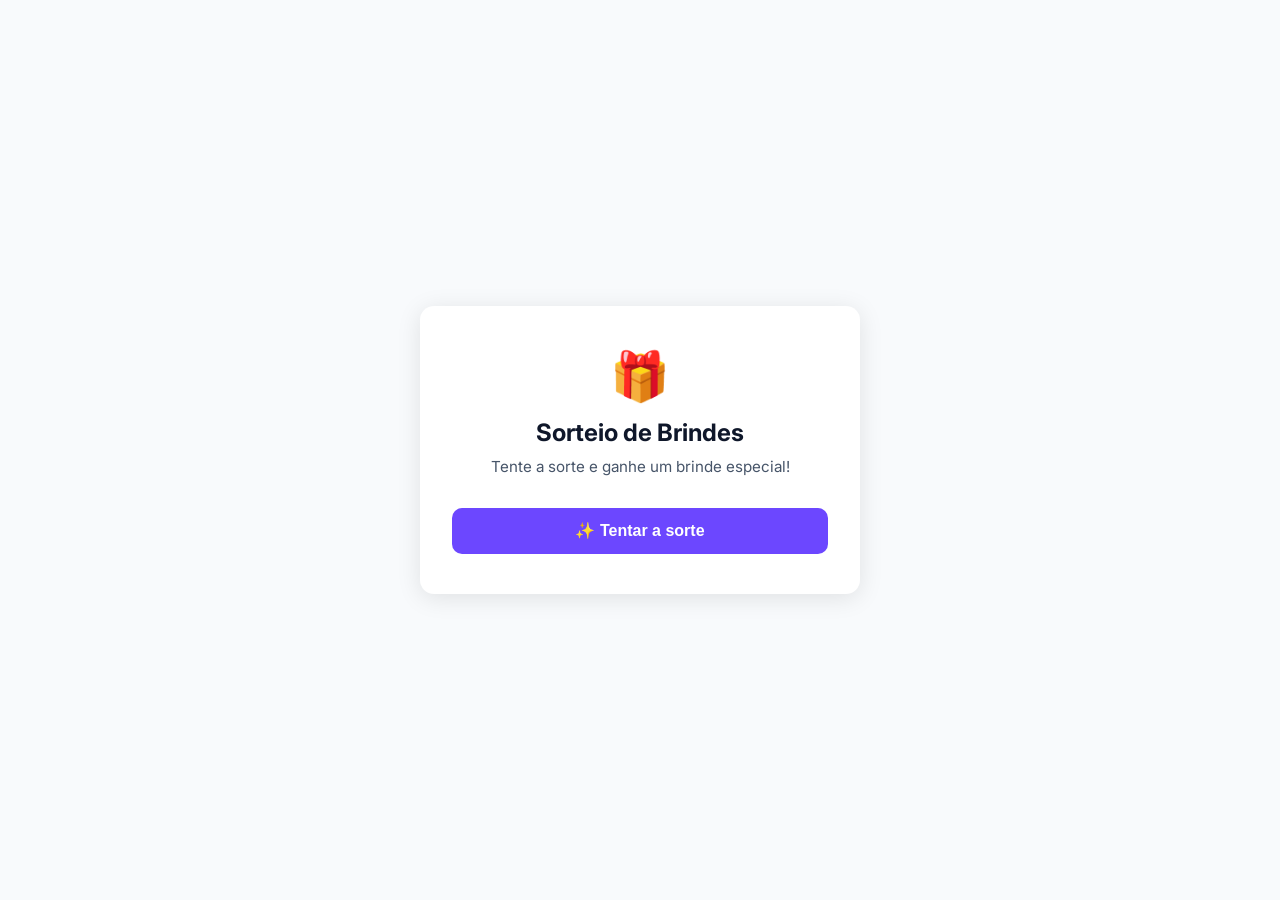
<file: index.html>
<!DOCTYPE html>
<html lang="pt-BR">
<head>
  <meta charset="UTF-8" />
  <meta name="viewport" content="width=device-width, initial-scale=1.0" />
  <title>Sorteio de Brindes</title>
  <link rel="preconnect" href="https://fonts.googleapis.com" />
  <link rel="preconnect" href="https://fonts.gstatic.com" crossorigin />
  <link href="https://fonts.googleapis.com/css2?family=Inter:wght@400;500;600;700;800&display=swap" rel="stylesheet" />
  <link rel="stylesheet" href="css/style.css" />
</head>
<body>

  <canvas id="confetti-canvas" style="display:none"></canvas>

  <div class="page-center">
    <div class="container">
      <div class="card">

        <!-- Cabeçalho -->
        <div class="card-header">
          <span class="icon">🎁</span>
          <h1 id="event-name">Sorteio de Brindes</h1>
          <p id="event-subtitle">Tente a sorte e ganhe um brinde especial!</p>
        </div>

        <!-- ── Estado inicial ───────────────────────────────── -->
        <div id="initial-view">
          <div id="event-status-badge" style="text-align:center;margin-bottom:1.5rem;display:none">
            <!-- badge dinâmico: ativo / não iniciado / encerrado -->
          </div>

          <div id="cooldown-notice" class="alert alert-warning" style="display:none;margin-bottom:1rem">
            ⏳ <span id="cooldown-msg"></span>
          </div>

          <button class="btn btn-primary" id="btn-try">
            <div class="spinner"></div>
            <span class="btn-label">✨ Tentar a sorte</span>
          </button>
        </div>

        <!-- ── Resultado: GANHOU ────────────────────────────── -->
        <div id="result-win" style="display:none">
          <div class="result result-win visible">
            <div class="result-icon">🎉</div>
            <div>
              <div class="result-title">Parabéns!</div>
              <p class="result-msg">
                Você foi sorteado! Procure o responsável do evento e apresente esta tela para retirar seu brinde.
              </p>
            </div>
          </div>

          <hr class="divider" />

          <div class="alert alert-success">
            🎊 Mostre esta tela para o responsável e retire seu brinde!
          </div>
        </div>

        <!-- ── Resultado: NÃO GANHOU ────────────────────────── -->
        <div id="result-lose" style="display:none">
          <div class="result result-lose visible">
            <div class="result-icon">🍀</div>
            <div>
              <div class="result-title">Não foi dessa vez!</div>
              <p class="result-msg" id="lose-msg">
                Você participou e está concorrendo ao prêmio final!
              </p>
            </div>
          </div>
        </div>

        <!-- ── Erro / fora do período ───────────────────────── -->
        <div id="result-error" style="display:none">
          <div class="result result-lose visible">
            <div class="result-icon">😔</div>
            <div>
              <div class="result-title">Ops!</div>
              <p class="result-msg" id="error-msg">Algo deu errado.</p>
            </div>
          </div>
        </div>

      </div><!-- /card -->
    </div><!-- /container -->
  </div><!-- /page-center -->

  <script src="js/config.js"></script>
  <script src="js/raffle.js"></script>
  <script>
    // Carrega configuração do evento e inicializa o sorteio
    (async () => {
      let cfg = null;

      try {
        const res = await fetch(
          `${SUPABASE_URL}/rest/v1/config?active=eq.true&order=created_at.desc&limit=1`,
          { headers: { "apikey": SUPABASE_ANON_KEY, "Authorization": `Bearer ${SUPABASE_ANON_KEY}` } }
        );
        const data = await res.json();
        if (data && data[0]) cfg = data[0];
      } catch { /* falha silenciosa */ }

      // Inicializa cooldown com valores do banco (ou defaults seguros)
      window.initRaffle({
        cooldown_enabled: cfg ? cfg.cooldown_enabled : true,
        cooldown_minutes: cfg ? cfg.cooldown_minutes : 60,
      });

      if (!cfg) return;

      const now   = new Date();
      const start = new Date(cfg.start_time);
      const end   = new Date(cfg.end_time);

      document.getElementById("event-name").textContent = cfg.event_name;
      document.title = cfg.event_name;

      const btnEl = document.getElementById("btn-try");

      if (now < start || now > end) {
        btnEl.disabled = true;
      }
    })();

    function formatDate(d) {
      return d.toLocaleDateString("pt-BR", { day: "2-digit", month: "2-digit", hour: "2-digit", minute: "2-digit" });
    }
  </script>

</body>
</html>
</file>
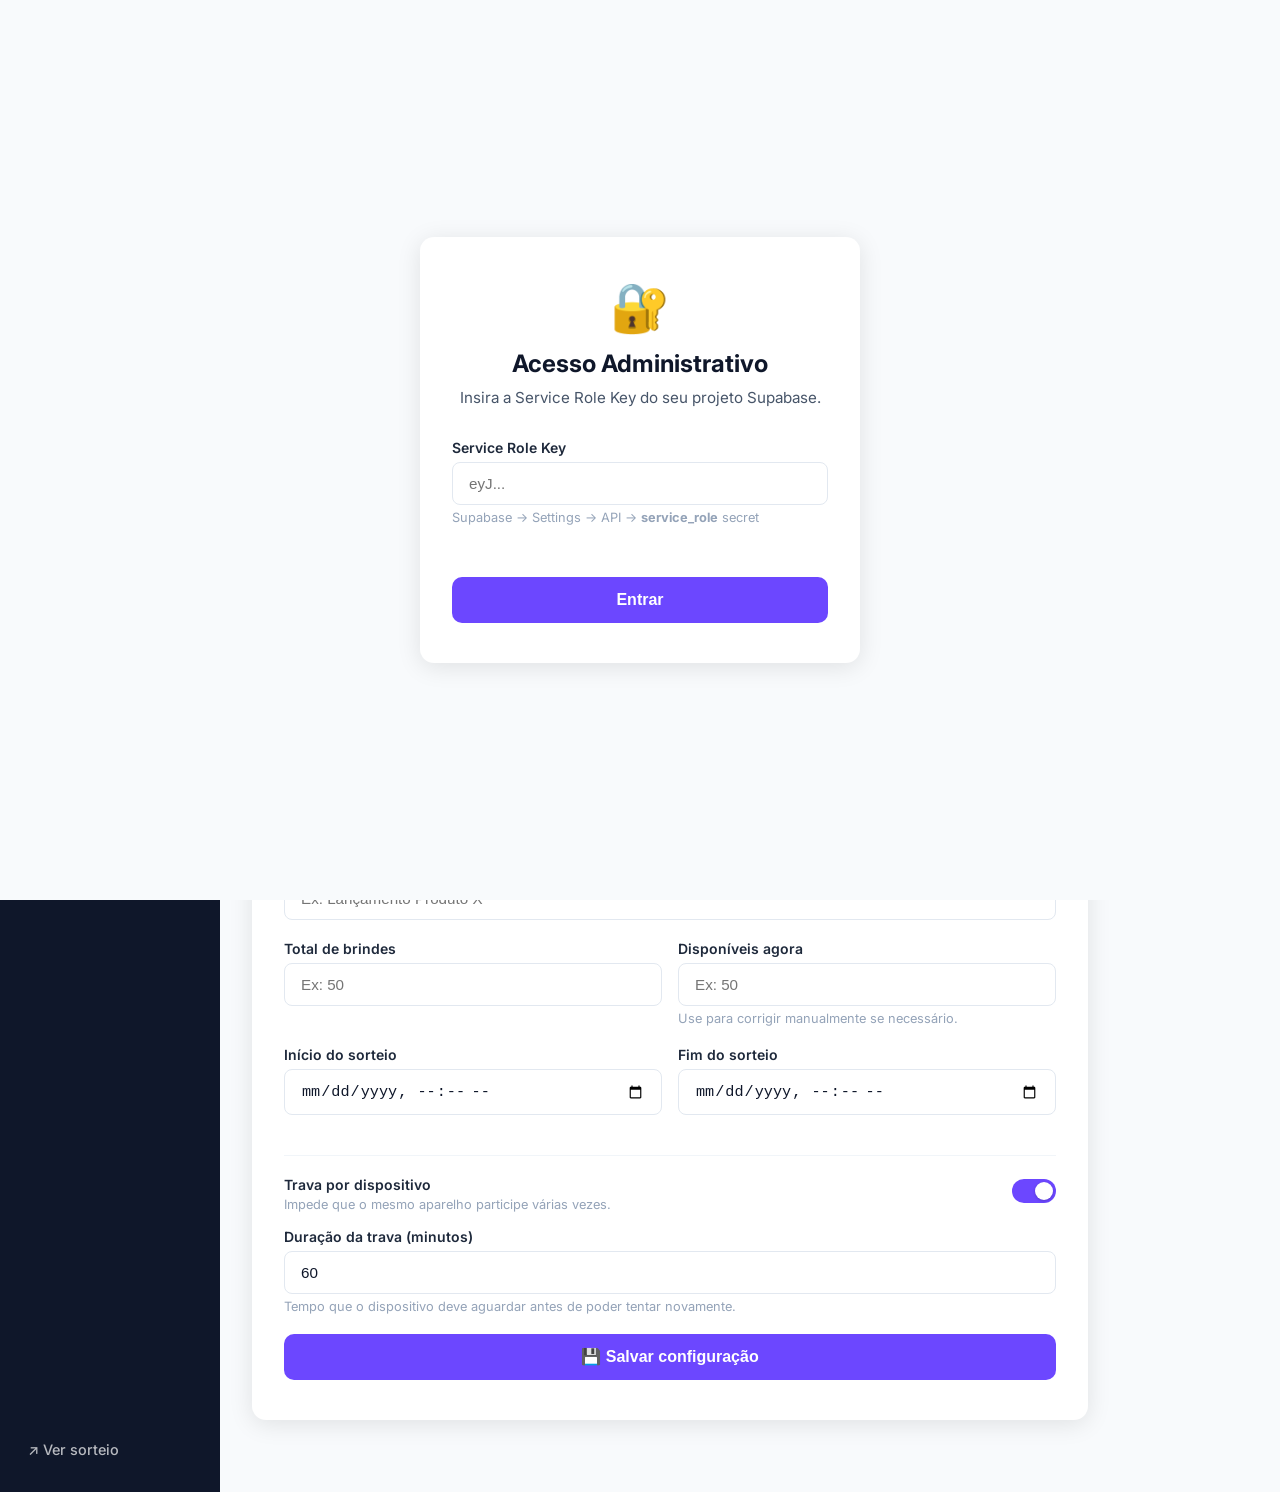
<file: admin.html>
<!DOCTYPE html>
<html lang="pt-BR">
<head>
  <meta charset="UTF-8" />
  <meta name="viewport" content="width=device-width, initial-scale=1.0" />
  <title>Admin — Sorteio de Brindes</title>
  <link rel="preconnect" href="https://fonts.googleapis.com" />
  <link rel="preconnect" href="https://fonts.gstatic.com" crossorigin />
  <link href="https://fonts.googleapis.com/css2?family=Inter:wght@400;500;600;700;800&display=swap" rel="stylesheet" />
  <link rel="stylesheet" href="css/style.css" />
</head>
<body>

  <!-- ── Login overlay ──────────────────────────────────────── -->
  <div id="login-overlay">
    <div class="container">
      <div class="card">
        <div class="card-header">
          <span class="icon">🔐</span>
          <h1>Acesso Administrativo</h1>
          <p>Insira a Service Role Key do seu projeto Supabase.</p>
        </div>
        <form id="login-form">
          <div class="form-group">
            <label for="service-key">Service Role Key</label>
            <input type="password" id="service-key" placeholder="eyJ..." autocomplete="current-password" required />
            <p class="form-hint">
              Supabase → Settings → API → <strong>service_role</strong> secret
            </p>
          </div>
          <p id="login-error" style="color:var(--danger);font-size:.875rem;margin-bottom:1rem;min-height:1.2em"></p>
          <button type="submit" class="btn btn-primary">
            <div class="spinner"></div>
            <span class="btn-label">Entrar</span>
          </button>
        </form>
      </div>
    </div>
  </div>

  <!-- ── Layout principal ───────────────────────────────────── -->
  <div class="admin-layout">

    <!-- Sidebar -->
    <nav class="sidebar">
      <div class="sidebar-brand">🎁 Sorteador</div>
      <a href="#section-stats"  class="active">📊 Dashboard</a>
      <a href="#section-config">⚙️ Configuração</a>
      <a href="index.html" target="_blank" style="margin-top:auto">↗ Ver sorteio</a>
    </nav>

    <!-- Main -->
    <main class="admin-main">

      <div class="admin-topbar">
        <h2 id="topbar-title">Dashboard</h2>
        <div style="display:flex;align-items:center;gap:.75rem">
          <span id="topbar-event-name" style="font-size:.85rem;color:var(--neutral-400)"></span>
          <button class="btn btn-secondary btn-sm" id="btn-logout">Sair</button>
        </div>
      </div>

      <div class="admin-content">

        <!-- ── Dashboard ──────────────────────────────────────── -->
        <section id="section-stats" style="margin-bottom:2.5rem">
          <h3 style="font-size:1rem;font-weight:700;margin-bottom:1rem;color:var(--neutral-600)">
            RESUMO DO EVENTO
          </h3>

          <div class="stats-grid">
            <div class="stat-card">
              <div class="stat-label">Brindes restantes</div>
              <div class="stat-value" id="stat-remaining">—</div>
              <div class="stat-sub" id="stat-sub-remaining"></div>
            </div>
            <div class="stat-card">
              <div class="stat-label">Total de brindes</div>
              <div class="stat-value" id="stat-total">—</div>
            </div>
            <div class="stat-card">
              <div class="stat-label">Distribuídos</div>
              <div class="stat-value" id="stat-claimed">—</div>
            </div>
            <div class="stat-card">
              <div class="stat-label">Acessos totais</div>
              <div class="stat-value" id="stat-accesses">—</div>
            </div>
            <div class="stat-card">
              <div class="stat-label">Taxa (últ. 30 min)</div>
              <div class="stat-value" id="stat-rate">—</div>
            </div>
          </div>

          <!-- Barra de progresso -->
          <div style="background:#fff;border-radius:var(--radius);box-shadow:var(--shadow);padding:1.5rem">
            <div style="display:flex;justify-content:space-between;margin-bottom:.75rem">
              <span style="font-size:.875rem;font-weight:600">Progresso de distribuição</span>
              <span id="progress-pct" style="font-size:.875rem;color:var(--neutral-400)">0%</span>
            </div>
            <div style="height:10px;background:var(--neutral-100);border-radius:999px;overflow:hidden">
              <div id="progress-bar"
                   style="height:100%;background:var(--brand);border-radius:999px;width:0%;transition:width .5s ease">
              </div>
            </div>
          </div>
        </section>

        <!-- ── Controle do sorteio ───────────────────────────────── -->
        <section id="section-mode" style="margin-bottom:2.5rem">
          <h3 style="font-size:1rem;font-weight:700;margin-bottom:1rem;color:var(--neutral-600)">CONTROLE DO SORTEIO</h3>

          <div style="background:#fff;border-radius:var(--radius);box-shadow:var(--shadow);padding:1.5rem">
            <p style="font-size:.875rem;color:var(--neutral-600);margin-bottom:1.25rem">
              Modo atual: <strong id="mode-label">—</strong>
            </p>

            <div style="display:grid;grid-template-columns:repeat(3,1fr);gap:.75rem">
              <button class="btn btn-mode" id="btn-mode-normal" data-mode="normal">
                🤖<br/>
                <span style="font-size:.8rem;margin-top:.3rem;display:block">Algoritmo automático</span>
              </button>
              <button class="btn btn-mode" id="btn-mode-force" data-mode="force_win">
                🎯<br/>
                <span style="font-size:.8rem;margin-top:.3rem;display:block">Forçar premiação</span>
              </button>
              <button class="btn btn-mode" id="btn-mode-blocked" data-mode="blocked">
                🔇<br/>
                <span style="font-size:.8rem;margin-top:.3rem;display:block">Bloquear sorteio</span>
              </button>
            </div>

            <p id="mode-notice" style="display:none;font-size:.8rem;margin-top:1rem"></p>
          </div>
        </section>

        <!-- ── Configuração ───────────────────────────────────── -->
        <section id="section-config" style="margin-bottom:2.5rem">
          <div style="display:flex;align-items:center;justify-content:space-between;margin-bottom:1rem">
            <h3 style="font-size:1rem;font-weight:700;color:var(--neutral-600)">CONFIGURAÇÃO DO EVENTO</h3>
            <button class="btn btn-secondary btn-sm" id="btn-new-event">+ Novo evento</button>
          </div>

          <input type="hidden" id="current-config-id" />

          <div class="card" style="box-shadow:var(--shadow)">
            <form id="config-form">
              <div class="form-group">
                <label for="cfg-event-name">Nome do evento</label>
                <input type="text" id="cfg-event-name" placeholder="Ex: Lançamento Produto X" required />
              </div>

              <div style="display:grid;grid-template-columns:1fr 1fr;gap:1rem">
                <div class="form-group">
                  <label for="cfg-total">Total de brindes</label>
                  <input type="number" id="cfg-total" placeholder="Ex: 50" min="1" required />
                </div>
                <div class="form-group">
                  <label for="cfg-remaining">Disponíveis agora</label>
                  <input type="number" id="cfg-remaining" placeholder="Ex: 50" min="0" required />
                  <p class="form-hint">Use para corrigir manualmente se necessário.</p>
                </div>
              </div>

              <div style="display:grid;grid-template-columns:1fr 1fr;gap:1rem">
                <div class="form-group">
                  <label for="cfg-start">Início do sorteio</label>
                  <input type="datetime-local" id="cfg-start" required />
                </div>
                <div class="form-group">
                  <label for="cfg-end">Fim do sorteio</label>
                  <input type="datetime-local" id="cfg-end" required />
                </div>
              </div>

              <hr style="border:none;border-top:1.5px solid var(--neutral-100);margin:1.25rem 0" />

              <div style="display:flex;align-items:center;justify-content:space-between;margin-bottom:1rem">
                <div>
                  <label style="margin-bottom:0;cursor:pointer" for="cfg-cooldown-enabled">
                    Trava por dispositivo
                  </label>
                  <p class="form-hint" style="margin-top:.2rem">Impede que o mesmo aparelho participe várias vezes.</p>
                </div>
                <label class="toggle-switch">
                  <input type="checkbox" id="cfg-cooldown-enabled" checked />
                  <span class="toggle-track"></span>
                </label>
              </div>

              <div id="cooldown-minutes-wrap" class="form-group">
                <label for="cfg-cooldown-minutes">Duração da trava (minutos)</label>
                <input type="number" id="cfg-cooldown-minutes" placeholder="Ex: 60" min="1" value="60" />
                <p class="form-hint">Tempo que o dispositivo deve aguardar antes de poder tentar novamente.</p>
              </div>

              <div id="config-notice" class="alert" style="display:none;margin-bottom:1rem"></div>

              <button type="submit" class="btn btn-primary" id="btn-save-config">
                <div class="spinner"></div>
                <span class="btn-label">💾 Salvar configuração</span>
              </button>
            </form>
          </div>
        </section>

      </div><!-- /admin-content -->
    </main>
  </div><!-- /admin-layout -->

  <script src="js/config.js"></script>
  <script src="js/admin.js"></script>
  <script>
    // Smooth scroll para as seções ao clicar no menu
    document.querySelectorAll(".sidebar a[href^='#']").forEach(a => {
      a.addEventListener("click", e => {
        e.preventDefault();
        const target = document.querySelector(a.getAttribute("href"));
        if (target) target.scrollIntoView({ behavior: "smooth", block: "start" });
        document.querySelectorAll(".sidebar a").forEach(l => l.classList.remove("active"));
        a.classList.add("active");
      });
    });
  </script>

</body>
</html>
</file>
<file: css/style.css>
/* ============================================================
   Reset & Base
   ============================================================ */
*, *::before, *::after { box-sizing: border-box; margin: 0; padding: 0; }

:root {
  --brand:         #6c47ff;
  --brand-dark:    #5235cc;
  --brand-light:   #ede9ff;
  --success:       #22c55e;
  --success-light: #dcfce7;
  --danger:        #ef4444;
  --danger-light:  #fee2e2;
  --warning:       #f59e0b;
  --warning-light: #fef3c7;
  --neutral-50:    #f8fafc;
  --neutral-100:   #f1f5f9;
  --neutral-200:   #e2e8f0;
  --neutral-400:   #94a3b8;
  --neutral-600:   #475569;
  --neutral-800:   #1e293b;
  --neutral-900:   #0f172a;
  --radius:        14px;
  --shadow:        0 4px 24px rgba(0,0,0,.10);
  --shadow-lg:     0 8px 40px rgba(0,0,0,.16);
  --transition:    .2s ease;
}

html { font-size: 16px; }

body {
  font-family: 'Inter', system-ui, -apple-system, sans-serif;
  background: var(--neutral-50);
  color: var(--neutral-800);
  min-height: 100dvh;
  display: flex;
  flex-direction: column;
}

/* ============================================================
   Layout helpers
   ============================================================ */
.container {
  width: 100%;
  max-width: 480px;
  margin: 0 auto;
  padding: 0 1.25rem;
}

.page-center {
  flex: 1;
  display: flex;
  flex-direction: column;
  justify-content: center;
  align-items: center;
  padding: 2rem 0;
}

/* ============================================================
   Card
   ============================================================ */
.card {
  background: #fff;
  border-radius: var(--radius);
  box-shadow: var(--shadow);
  padding: 2.5rem 2rem;
  width: 100%;
}

.card-header {
  text-align: center;
  margin-bottom: 2rem;
}

.card-header .icon {
  font-size: 3rem;
  margin-bottom: .75rem;
  display: block;
}

.card-header h1 {
  font-size: 1.5rem;
  font-weight: 700;
  color: var(--neutral-900);
  line-height: 1.3;
}

.card-header p {
  margin-top: .5rem;
  color: var(--neutral-600);
  font-size: .95rem;
}

/* ============================================================
   Buttons
   ============================================================ */
.btn {
  display: inline-flex;
  align-items: center;
  justify-content: center;
  gap: .5rem;
  border: none;
  border-radius: 10px;
  padding: .85rem 1.5rem;
  font-size: 1rem;
  font-weight: 600;
  cursor: pointer;
  transition: background var(--transition), transform var(--transition), opacity var(--transition);
  text-decoration: none;
  width: 100%;
}

.btn:active { transform: scale(.97); }
.btn:disabled { opacity: .55; cursor: not-allowed; transform: none; }

.btn-primary {
  background: var(--brand);
  color: #fff;
}
.btn-primary:hover:not(:disabled) { background: var(--brand-dark); }

.btn-secondary {
  background: var(--neutral-100);
  color: var(--neutral-800);
}
.btn-secondary:hover:not(:disabled) { background: var(--neutral-200); }

.btn-success {
  background: var(--success);
  color: #fff;
}
.btn-success:hover:not(:disabled) { background: #16a34a; }

.btn-sm {
  padding: .55rem 1rem;
  font-size: .875rem;
  width: auto;
}

/* ============================================================
   Form
   ============================================================ */
.form-group {
  margin-bottom: 1.25rem;
}

label {
  display: block;
  font-size: .875rem;
  font-weight: 600;
  margin-bottom: .4rem;
  color: var(--neutral-800);
}

input[type="text"],
input[type="email"],
input[type="number"],
input[type="datetime-local"],
input[type="password"] {
  width: 100%;
  padding: .75rem 1rem;
  border: 1.5px solid var(--neutral-200);
  border-radius: 8px;
  font-size: .95rem;
  color: var(--neutral-900);
  background: #fff;
  transition: border-color var(--transition);
  outline: none;
}

input:focus {
  border-color: var(--brand);
  box-shadow: 0 0 0 3px rgba(108,71,255,.12);
}

.form-hint {
  font-size: .8rem;
  color: var(--neutral-400);
  margin-top: .3rem;
}

/* ============================================================
   Result states
   ============================================================ */
.result {
  display: none;
  flex-direction: column;
  align-items: center;
  text-align: center;
  gap: 1rem;
}

.result.visible { display: flex; }

.result-icon {
  font-size: 4.5rem;
  line-height: 1;
  animation: pop .4s cubic-bezier(.175,.885,.32,1.275);
}

@keyframes pop {
  from { transform: scale(0); opacity: 0; }
  to   { transform: scale(1); opacity: 1; }
}

.result-title {
  font-size: 1.6rem;
  font-weight: 800;
  line-height: 1.2;
}

.result-msg {
  color: var(--neutral-600);
  font-size: .95rem;
  line-height: 1.6;
}

.result-win  .result-title { color: var(--success); }
.result-lose .result-title { color: var(--neutral-800); }

.badge {
  display: inline-flex;
  align-items: center;
  gap: .35rem;
  padding: .3rem .8rem;
  border-radius: 999px;
  font-size: .8rem;
  font-weight: 600;
}

.badge-success { background: var(--success-light); color: #166534; }
.badge-danger  { background: var(--danger-light);  color: #991b1b; }
.badge-warning { background: var(--warning-light); color: #92400e; }
.badge-brand   { background: var(--brand-light);   color: #3730a3; }
.badge-neutral { background: var(--neutral-100);   color: var(--neutral-600); }

/* ============================================================
   Alert / notice
   ============================================================ */
.alert {
  padding: .85rem 1rem;
  border-radius: 8px;
  font-size: .9rem;
  line-height: 1.5;
  display: flex;
  align-items: flex-start;
  gap: .6rem;
}

.alert-info    { background: var(--brand-light);   color: #3730a3; }
.alert-success { background: var(--success-light); color: #166534; }
.alert-danger  { background: var(--danger-light);  color: #991b1b; }
.alert-warning { background: var(--warning-light); color: #92400e; }

/* ============================================================
   Spinner
   ============================================================ */
.spinner {
  width: 1.25rem;
  height: 1.25rem;
  border: 2.5px solid rgba(255,255,255,.4);
  border-top-color: #fff;
  border-radius: 50%;
  animation: spin .7s linear infinite;
  display: none;
}

.spinning .spinner   { display: block; }
.spinning .btn-label { display: none; }

@keyframes spin { to { transform: rotate(360deg); } }

/* ============================================================
   Divider
   ============================================================ */
.divider {
  border: none;
  border-top: 1.5px solid var(--neutral-200);
  margin: 1.5rem 0;
}

/* ============================================================
   Confetti canvas (ganhou)
   ============================================================ */
#confetti-canvas {
  position: fixed;
  inset: 0;
  pointer-events: none;
  z-index: 100;
}

/* ============================================================
   Admin — sidebar layout
   ============================================================ */
.admin-layout {
  display: flex;
  min-height: 100dvh;
}

.sidebar {
  width: 220px;
  background: var(--neutral-900);
  color: #fff;
  padding: 1.5rem 1rem;
  display: flex;
  flex-direction: column;
  gap: .5rem;
  flex-shrink: 0;
}

.sidebar-brand {
  font-weight: 800;
  font-size: 1.1rem;
  padding: .5rem .75rem 1.25rem;
  border-bottom: 1px solid rgba(255,255,255,.1);
  margin-bottom: .5rem;
  letter-spacing: -.01em;
}

.sidebar a {
  display: flex;
  align-items: center;
  gap: .65rem;
  padding: .65rem .75rem;
  border-radius: 8px;
  color: rgba(255,255,255,.7);
  text-decoration: none;
  font-size: .9rem;
  font-weight: 500;
  transition: background var(--transition), color var(--transition);
}

.sidebar a:hover,
.sidebar a.active {
  background: rgba(255,255,255,.1);
  color: #fff;
}

.admin-main {
  flex: 1;
  background: var(--neutral-50);
  overflow-y: auto;
}

.admin-topbar {
  background: #fff;
  border-bottom: 1.5px solid var(--neutral-200);
  padding: 1rem 2rem;
  display: flex;
  align-items: center;
  justify-content: space-between;
}

.admin-topbar h2 {
  font-size: 1.1rem;
  font-weight: 700;
}

.admin-content {
  padding: 2rem;
  max-width: 900px;
}

/* Stats grid */
.stats-grid {
  display: grid;
  grid-template-columns: repeat(auto-fit, minmax(180px, 1fr));
  gap: 1rem;
  margin-bottom: 2rem;
}

.stat-card {
  background: #fff;
  border-radius: var(--radius);
  box-shadow: var(--shadow);
  padding: 1.5rem;
}

.stat-label {
  font-size: .8rem;
  font-weight: 600;
  text-transform: uppercase;
  letter-spacing: .05em;
  color: var(--neutral-400);
  margin-bottom: .4rem;
}

.stat-value {
  font-size: 2rem;
  font-weight: 800;
  color: var(--neutral-900);
  line-height: 1;
}

.stat-sub {
  font-size: .8rem;
  color: var(--neutral-400);
  margin-top: .3rem;
}

/* Table */
.table-wrap {
  background: #fff;
  border-radius: var(--radius);
  box-shadow: var(--shadow);
  overflow: hidden;
}

table {
  width: 100%;
  border-collapse: collapse;
  font-size: .9rem;
}

thead th {
  background: var(--neutral-50);
  padding: .85rem 1.25rem;
  text-align: left;
  font-size: .8rem;
  font-weight: 700;
  text-transform: uppercase;
  letter-spacing: .05em;
  color: var(--neutral-400);
  border-bottom: 1.5px solid var(--neutral-200);
}

tbody td {
  padding: .9rem 1.25rem;
  border-bottom: 1px solid var(--neutral-100);
  color: var(--neutral-800);
  vertical-align: middle;
}

tbody tr:last-child td { border-bottom: none; }
tbody tr:hover td { background: var(--neutral-50); }

/* ============================================================
   Toggle switch
   ============================================================ */
.toggle-switch {
  position: relative;
  display: inline-block;
  width: 44px;
  height: 24px;
  flex-shrink: 0;
  cursor: pointer;
}

.toggle-switch input { opacity: 0; width: 0; height: 0; }

.toggle-track {
  position: absolute;
  inset: 0;
  background: var(--neutral-200);
  border-radius: 999px;
  transition: background var(--transition);
}

.toggle-track::before {
  content: "";
  position: absolute;
  width: 18px;
  height: 18px;
  left: 3px;
  top: 3px;
  background: #fff;
  border-radius: 50%;
  transition: transform var(--transition);
  box-shadow: 0 1px 3px rgba(0,0,0,.2);
}

.toggle-switch input:checked + .toggle-track { background: var(--brand); }
.toggle-switch input:checked + .toggle-track::before { transform: translateX(20px); }

/* ============================================================
   Mode buttons
   ============================================================ */
.btn-mode {
  background: var(--neutral-100);
  color: var(--neutral-600);
  border: 2px solid transparent;
  border-radius: 10px;
  padding: 1rem .75rem;
  font-size: 1.5rem;
  font-weight: 600;
  cursor: pointer;
  transition: background var(--transition), border-color var(--transition), color var(--transition);
  display: flex;
  flex-direction: column;
  align-items: center;
  width: 100%;
  line-height: 1;
}

.btn-mode:hover:not(:disabled) {
  background: var(--neutral-200);
}

.btn-mode.active-normal {
  background: var(--brand-light);
  border-color: var(--brand);
  color: var(--brand-dark);
}

.btn-mode.active-force_win {
  background: var(--warning-light);
  border-color: var(--warning);
  color: #92400e;
}

.btn-mode.active-blocked {
  background: var(--danger-light);
  border-color: var(--danger);
  color: #991b1b;
}

/* ============================================================
   Login overlay
   ============================================================ */
#login-overlay {
  position: fixed;
  inset: 0;
  background: var(--neutral-50);
  z-index: 200;
  display: flex;
  align-items: center;
  justify-content: center;
}

/* ============================================================
   Mobile tweaks
   ============================================================ */
@media (max-width: 640px) {
  .card { padding: 2rem 1.25rem; }
  .admin-layout { flex-direction: column; }
  .sidebar { width: 100%; flex-direction: row; flex-wrap: wrap; padding: 1rem; }
  .sidebar-brand { width: 100%; padding-bottom: .75rem; }
  .admin-content { padding: 1.25rem; }
  .admin-topbar { padding: .85rem 1.25rem; }
}
</file>
